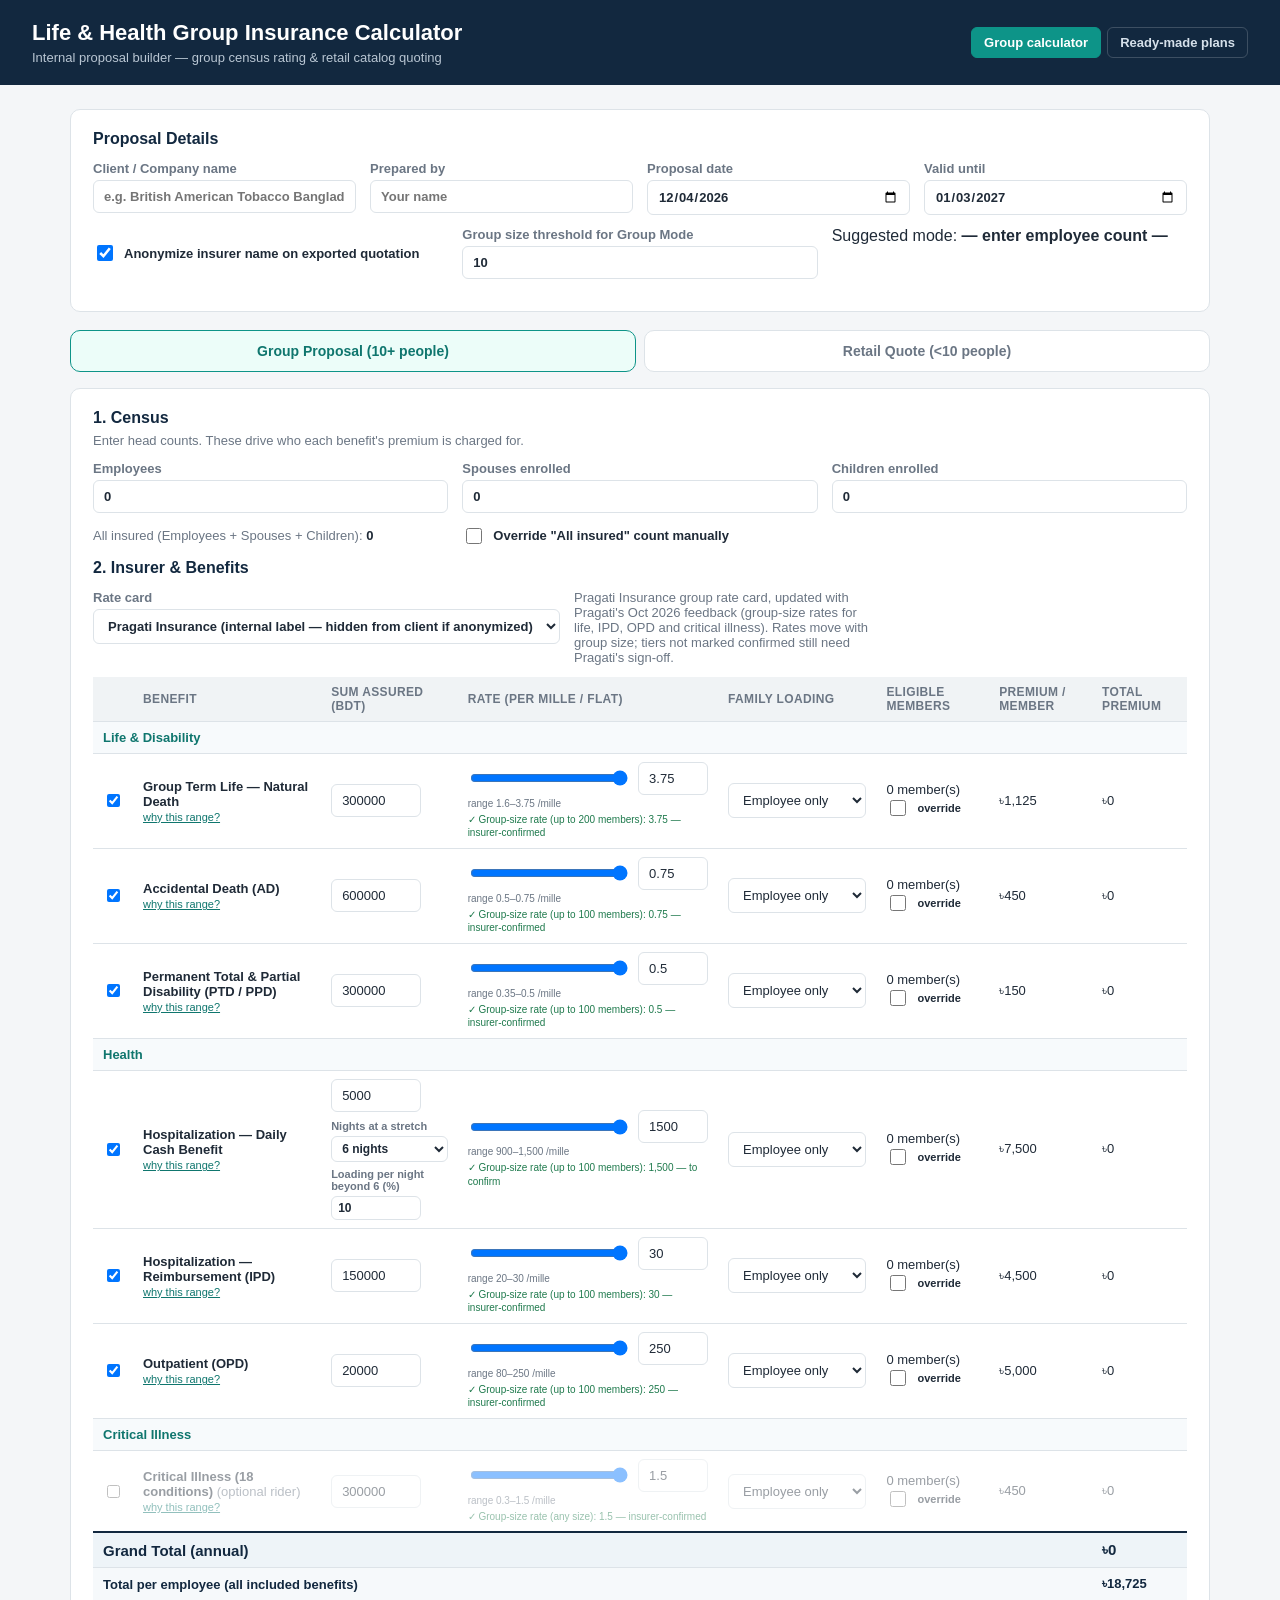
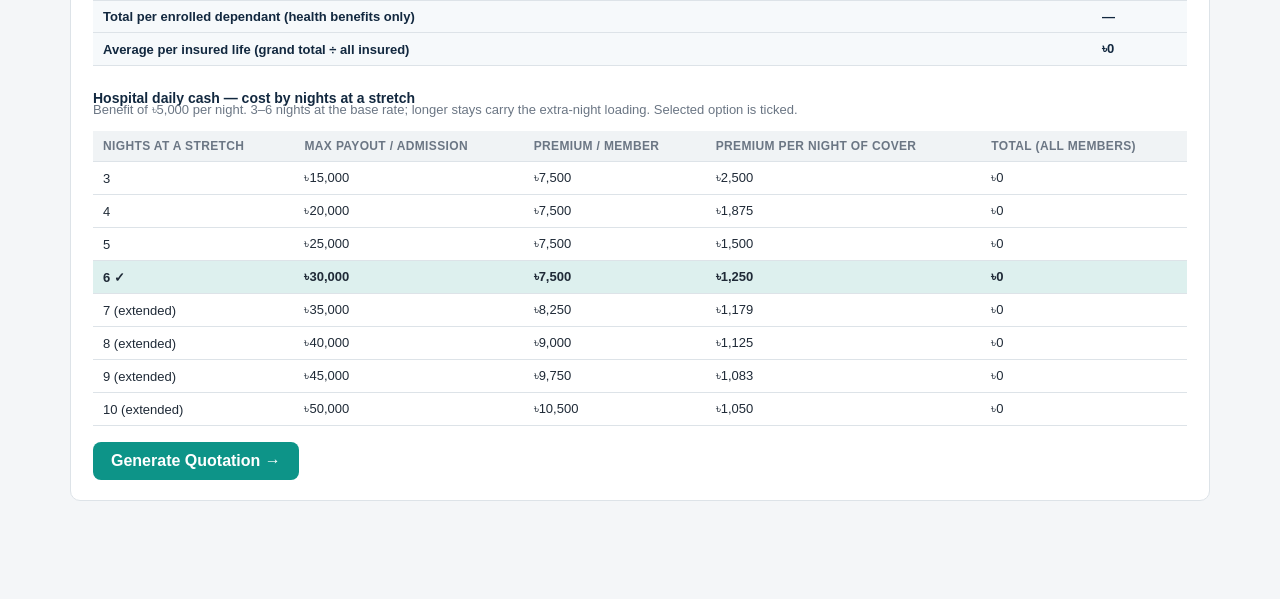
<file: index.html>
<!DOCTYPE html>
<html lang="en">
<head>
<meta charset="UTF-8">
<meta name="viewport" content="width=device-width, initial-scale=1.0">
<title>Life & Health Group Insurance Calculator</title>
<link rel="stylesheet" href="style.css">
</head>
<body>

<header class="app-header no-print">
  <div class="header-row">
    <div class="brand">
      <h1>Life &amp; Health Group Insurance Calculator</h1>
      <p class="tagline">Internal proposal builder — group census rating &amp; retail catalog quoting</p>
    </div>
    <nav class="page-nav">
      <a href="index.html" class="active">Group calculator</a>
      <a href="plans.html">Ready-made plans</a>
    </nav>
  </div>
</header>

<main class="app-shell no-print">

  <section class="panel proposal-meta">
    <h2>Proposal Details</h2>
    <div class="grid grid-4">
      <label>Client / Company name
        <input type="text" id="meta-client" placeholder="e.g. British American Tobacco Bangladesh">
      </label>
      <label>Prepared by
        <input type="text" id="meta-preparedby" placeholder="Your name">
      </label>
      <label>Proposal date
        <input type="date" id="meta-date">
      </label>
      <label>Valid until
        <input type="date" id="meta-validuntil">
      </label>
    </div>
    <div class="grid grid-3">
      <label class="checkbox-row">
        <input type="checkbox" id="meta-anonymize" checked>
        Anonymize insurer name on exported quotation
      </label>
      <label>Group size threshold for Group Mode
        <input type="number" id="meta-threshold" value="10" min="1">
      </label>
      <div class="mode-readout">
        Suggested mode: <strong id="mode-suggestion">—</strong>
      </div>
    </div>
  </section>

  <nav class="mode-tabs">
    <button class="mode-tab active" data-mode="group">Group Proposal (10+ people)</button>
    <button class="mode-tab" data-mode="retail">Retail Quote (&lt;10 people)</button>
  </nav>

  <!-- ============ GROUP MODE ============ -->
  <section id="mode-group" class="mode-panel panel">
    <h2>1. Census</h2>
    <p class="hint">Enter head counts. These drive who each benefit's premium is charged for.</p>
    <div class="grid grid-3">
      <label>Employees
        <input type="number" id="census-employees" min="0" value="0">
      </label>
      <label>Spouses enrolled
        <input type="number" id="census-spouses" min="0" value="0">
      </label>
      <label>Children enrolled
        <input type="number" id="census-children" min="0" value="0">
      </label>
    </div>
    <div class="grid grid-3">
      <div class="readout">All insured (Employees + Spouses + Children): <strong id="census-total-insured">0</strong></div>
      <label class="checkbox-row">
        <input type="checkbox" id="census-override-toggle">
        Override "All insured" count manually
      </label>
      <label id="census-override-wrap" class="hidden">Manual "All insured" override
        <input type="number" id="census-override" min="0" value="0">
      </label>
    </div>

    <h2>2. Insurer &amp; Benefits</h2>
    <div class="grid grid-3">
      <label>Rate card
        <select id="insurer-select"></select>
      </label>
      <div class="readout" id="insurer-note"></div>
    </div>

    <table class="benefits-table">
      <thead>
        <tr>
          <th></th>
          <th>Benefit</th>
          <th>Sum assured (BDT)</th>
          <th>Rate (per mille / flat)</th>
          <th>Family loading</th>
          <th>Eligible members</th>
          <th>Premium / member</th>
          <th>Total premium</th>
        </tr>
      </thead>
      <tbody id="benefits-body"></tbody>
      <tfoot>
        <tr class="grand-total-row">
          <td colspan="7">Grand Total (annual)</td>
          <td id="group-grand-total">৳0</td>
        </tr>
        <tr class="per-person-row">
          <td colspan="7">Total per employee (all included benefits)</td>
          <td id="group-per-employee">৳0</td>
        </tr>
        <tr class="per-person-row">
          <td colspan="7">Total per enrolled dependant (health benefits only)</td>
          <td id="group-per-dependant">—</td>
        </tr>
        <tr class="per-person-row">
          <td colspan="7">Average per insured life (grand total ÷ all insured)</td>
          <td id="group-avg-life">৳0</td>
        </tr>
      </tfoot>
    </table>

    <div id="nights-breakdown" class="nights-breakdown"></div>

    <button class="primary-btn" id="group-generate-btn">Generate Quotation →</button>
  </section>

  <!-- ============ RETAIL MODE ============ -->
  <section id="mode-retail" class="mode-panel panel hidden">
    <h2>1. Team Roster</h2>
    <p class="hint">Add each person. The tool matches live retail plans from the Bimafy catalog by age and desired coverage.</p>
    <table class="roster-table">
      <thead>
        <tr>
          <th>Name / label</th>
          <th>Age</th>
          <th>Insurance for</th>
          <th>Product type</th>
          <th>Min. coverage (BDT)</th>
          <th>Matched plan</th>
          <th>Premium</th>
          <th></th>
        </tr>
      </thead>
      <tbody id="roster-body"></tbody>
    </table>
    <button class="secondary-btn" id="roster-add-btn">+ Add person</button>

    <div class="grid grid-1" style="margin-top:16px;">
      <div class="readout">Grand Total (annual): <strong id="retail-grand-total">৳0</strong></div>
    </div>

    <button class="primary-btn" id="retail-generate-btn">Generate Quotation →</button>
  </section>

</main>

<!-- ============ PRINT / QUOTATION VIEW ============ -->
<section id="quotation-view" class="quotation-view hidden">
  <div class="quotation-toolbar no-print">
    <button id="quotation-back-btn">← Back to editor</button>
    <button id="quotation-print-btn" class="primary-btn">Download / Print PDF</button>
  </div>

  <div class="send-panel no-print">
    <h3>Send this quotation</h3>
    <p class="hint">Fill in the recipient, then send. Save the PDF first (Download / Print PDF) if you want to attach it.</p>
    <div class="send-grid">
      <label>Recipient name
        <input type="text" id="send-name" placeholder="e.g. Ms. Rahman">
      </label>
      <label>Email
        <input type="email" id="send-email" placeholder="name@company.com">
      </label>
      <label>WhatsApp / mobile
        <input type="tel" id="send-phone" placeholder="01XXXXXXXXX">
      </label>
    </div>
    <div class="send-actions">
      <button id="send-email-btn" class="secondary-btn">Email quotation</button>
      <button id="send-wa-btn" class="secondary-btn">Send on WhatsApp</button>
      <button id="send-copy-btn" class="secondary-btn">Copy text</button>
    </div>
    <div id="send-status" class="send-status" role="status"></div>
  </div>

  <div class="quotation-sheet" id="quotation-sheet">
    <!-- filled by app.js -->
  </div>
</section>

<script src="data/group-rate-card.js"></script>
<script src="data/retail-pricing-data.js"></script>
<script src="app.js"></script>
</body>
</html>
</file>
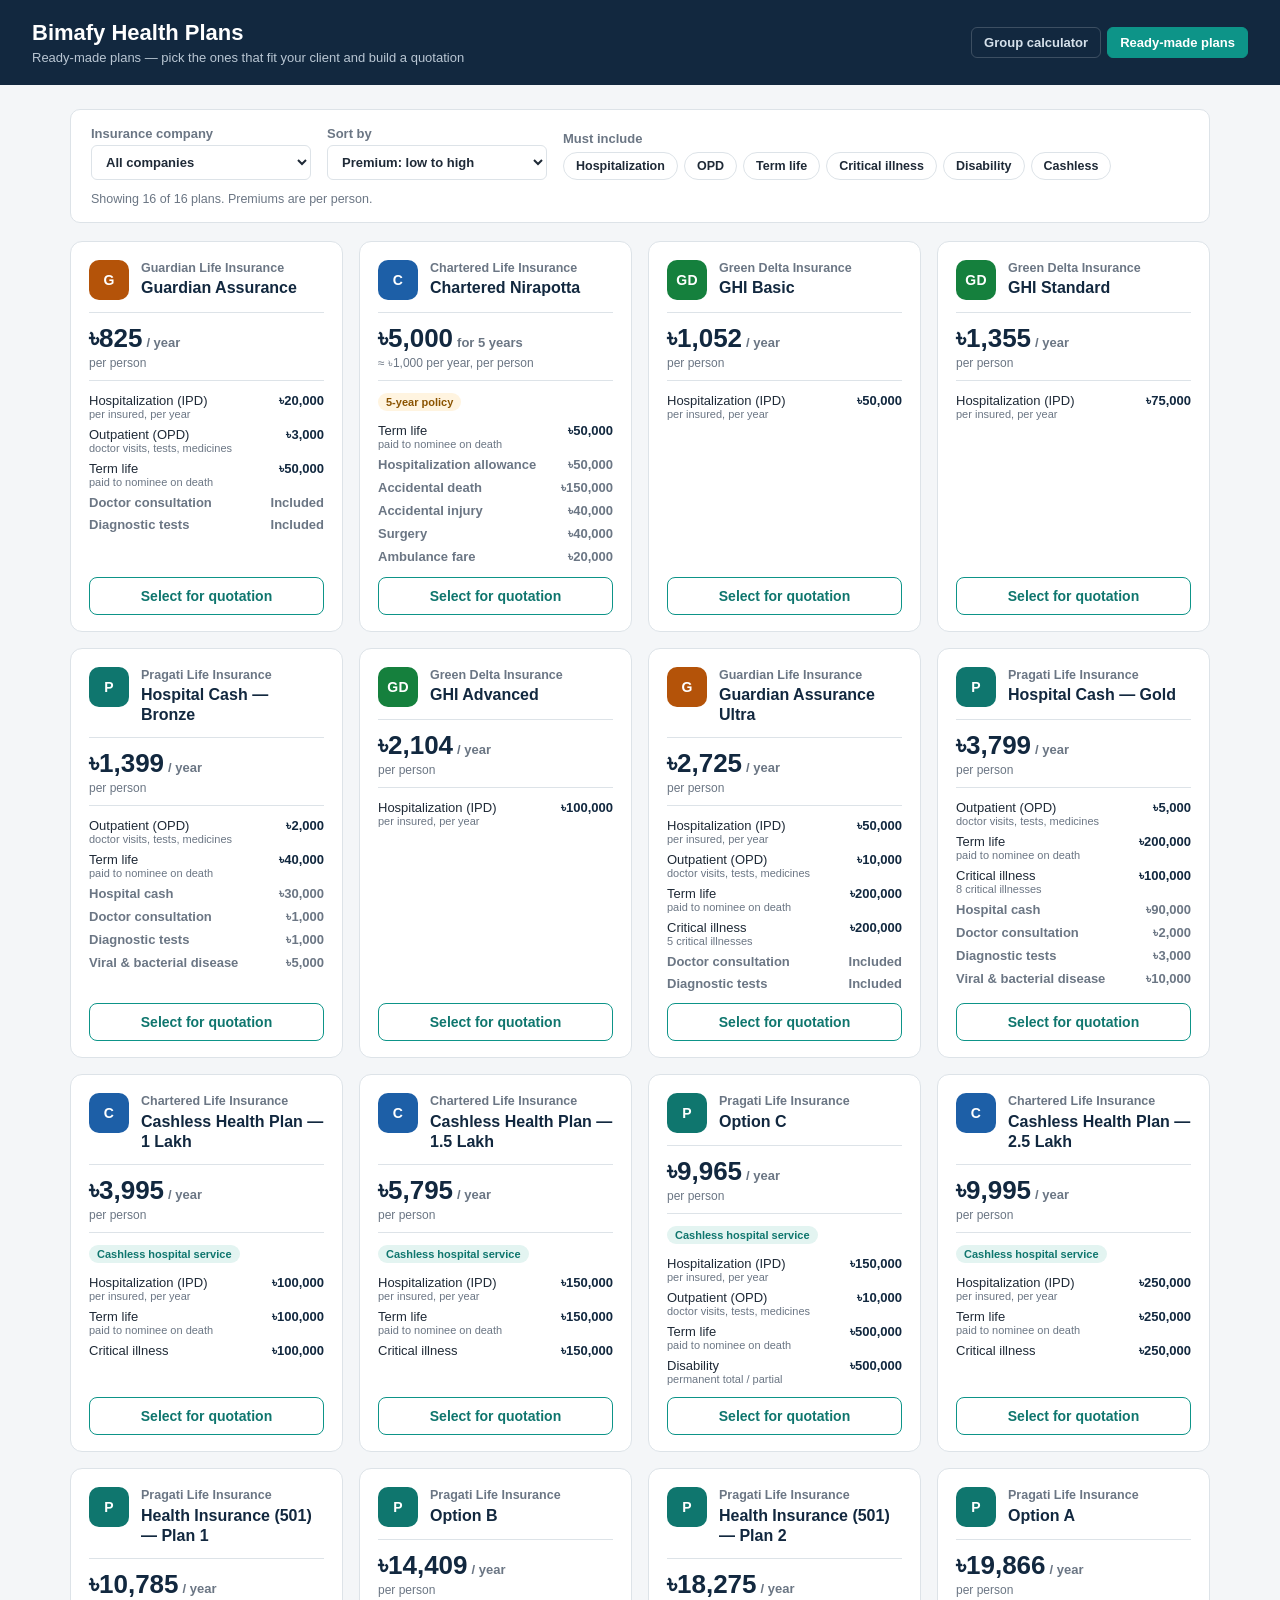
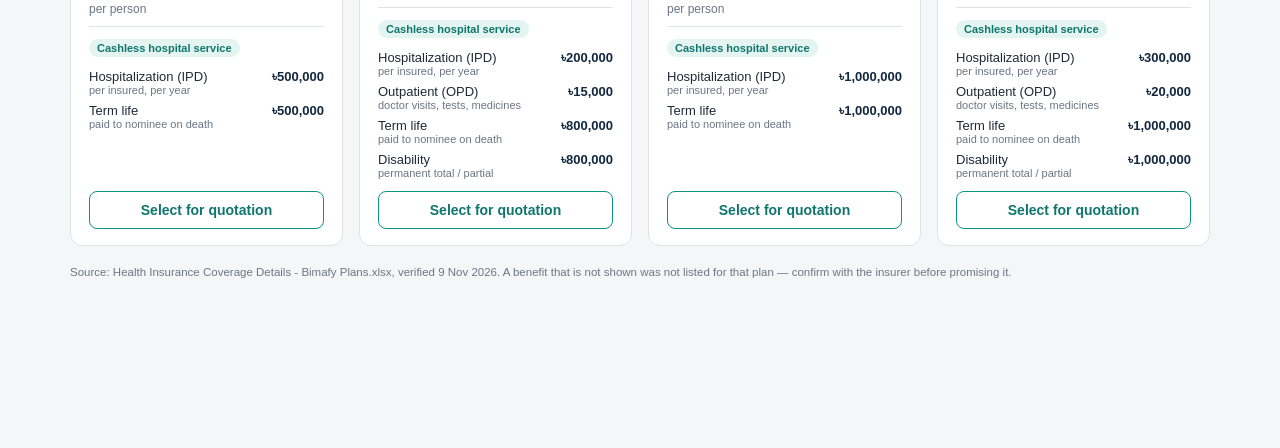
<file: plans.html>
<!DOCTYPE html>
<html lang="en">
<head>
<meta charset="UTF-8">
<meta name="viewport" content="width=device-width, initial-scale=1.0">
<title>Bimafy Health Plans</title>
<link rel="stylesheet" href="style.css">
<link rel="stylesheet" href="plans.css">
</head>
<body>

<header class="app-header no-print">
  <div class="header-row">
    <div class="brand">
      <h1>Bimafy Health Plans</h1>
      <p class="tagline">Ready-made plans — pick the ones that fit your client and build a quotation</p>
    </div>
    <nav class="page-nav">
      <a href="index.html">Group calculator</a>
      <a href="plans.html" class="active">Ready-made plans</a>
    </nav>
  </div>
</header>

<main class="app-shell no-print" id="plans-shell">

  <section class="panel plans-toolbar">
    <div class="toolbar-grid">
      <label>Insurance company
        <select id="filter-company"><option value="">All companies</option></select>
      </label>
      <label>Sort by
        <select id="sort-by">
          <option value="premium-asc">Premium: low to high</option>
          <option value="premium-desc">Premium: high to low</option>
          <option value="ipd-desc">Hospitalization cover: high to low</option>
          <option value="life-desc">Life cover: high to low</option>
        </select>
      </label>
      <div class="must-have">
        <span class="must-have-title">Must include</span>
        <div class="chip-row" id="must-have-chips"></div>
      </div>
    </div>
    <div class="results-line" id="results-line"></div>
  </section>

  <section class="plans-grid" id="plans-grid" aria-live="polite"></section>

  <p class="source-note" id="source-note"></p>
</main>

<!-- Selection tray -->
<div class="select-tray no-print hidden" id="select-tray">
  <div class="tray-inner">
    <div class="tray-text"><strong id="tray-count">0</strong> <span id="tray-label">plans selected</span>
      <button type="button" class="tray-clear" id="tray-clear">Clear</button>
    </div>
    <button type="button" class="primary-btn tray-btn" id="tray-build">Build quotation →</button>
  </div>
</div>

<!-- Quotation details dialog -->
<div class="modal-backdrop no-print hidden" id="quote-modal" role="dialog" aria-modal="true" aria-labelledby="quote-modal-title">
  <div class="modal">
    <h2 id="quote-modal-title">Quotation details</h2>
    <p class="hint" id="quote-modal-summary"></p>
    <div class="modal-grid">
      <label>Client / Company name
        <input type="text" id="q-client" placeholder="e.g. Acme Garments Ltd.">
      </label>
      <label>Prepared by
        <input type="text" id="q-preparedby" placeholder="Your name">
      </label>
      <label>Quotation date
        <input type="date" id="q-date">
      </label>
      <label>Valid until
        <input type="date" id="q-validuntil">
      </label>
      <label>Number of persons to insure
        <input type="number" id="q-persons" min="1" value="1">
      </label>
    </div>
    <div class="modal-actions">
      <button type="button" class="secondary-btn" id="quote-modal-cancel">Cancel</button>
      <button type="button" class="primary-btn" id="quote-modal-go">Generate quotation →</button>
    </div>
  </div>
</div>

<!-- ============ QUOTATION VIEW ============ -->
<section id="quotation-view" class="quotation-view hidden">
  <div class="quotation-toolbar no-print">
    <button id="quotation-back-btn">← Back to plans</button>
    <button id="quotation-print-btn" class="primary-btn">Download / Print PDF</button>
  </div>

  <div class="send-panel no-print">
    <h3>Send this quotation</h3>
    <p class="hint">Fill in the recipient, then send. Save the PDF first (Download / Print PDF) if you want to attach it.</p>
    <div class="send-grid">
      <label>Recipient name
        <input type="text" id="send-name" placeholder="e.g. Ms. Rahman">
      </label>
      <label>Email
        <input type="email" id="send-email" placeholder="name@company.com">
      </label>
      <label>WhatsApp / mobile
        <input type="tel" id="send-phone" placeholder="01XXXXXXXXX">
      </label>
    </div>
    <div class="send-actions">
      <button id="send-email-btn" class="secondary-btn">Email quotation</button>
      <button id="send-wa-btn" class="secondary-btn">Send on WhatsApp</button>
      <button id="send-copy-btn" class="secondary-btn">Copy text</button>
    </div>
    <div id="send-status" class="send-status" role="status"></div>
  </div>

  <div class="quotation-sheet" id="quotation-sheet"></div>
</section>

<script src="data/bimafy-plans.js"></script>
<script src="plans.js"></script>
</body>
</html>
</file>
<file: style.css>
:root {
  --navy: #12283f;
  --teal: #0d9488;
  --teal-dark: #0f766e;
  --bg: #f4f6f8;
  --card: #ffffff;
  --border: #dde3e8;
  --text: #1f2a37;
  --muted: #6b7684;
  --danger: #b3261e;
  --radius: 10px;
}

* { box-sizing: border-box; }

body {
  margin: 0;
  font-family: "Segoe UI", Arial, Helvetica, sans-serif;
  background: var(--bg);
  color: var(--text);
}

.app-header {
  background: var(--navy);
  color: #fff;
  padding: 20px 32px;
}
.app-header h1 { margin: 0 0 4px; font-size: 22px; }
.app-header .tagline { margin: 0; color: #b9c6d3; font-size: 13px; }

.app-shell {
  max-width: 1180px;
  margin: 0 auto;
  padding: 24px 20px 80px;
}

.panel {
  background: var(--card);
  border: 1px solid var(--border);
  border-radius: var(--radius);
  padding: 20px 22px;
  margin-bottom: 18px;
}
.panel h2 { margin-top: 0; font-size: 16px; color: var(--navy); }
.hint { color: var(--muted); font-size: 13px; margin-top: -8px; }

.grid { display: grid; gap: 14px; margin-bottom: 12px; }
.grid-4 { grid-template-columns: repeat(4, 1fr); }
.grid-3 { grid-template-columns: repeat(3, 1fr); }
.grid-1 { grid-template-columns: 1fr; }
@media (max-width: 900px) {
  .grid-4, .grid-3 { grid-template-columns: 1fr 1fr; }
}

label {
  display: flex;
  flex-direction: column;
  gap: 4px;
  font-size: 13px;
  color: var(--muted);
  font-weight: 600;
}
input[type="text"], input[type="number"], input[type="date"], select {
  font: inherit;
  padding: 8px 10px;
  border: 1px solid var(--border);
  border-radius: 6px;
  color: var(--text);
  background: #fff;
}
.checkbox-row {
  flex-direction: row;
  align-items: center;
  gap: 8px;
  font-weight: 600;
  color: var(--text);
}
.checkbox-row input { width: 16px; height: 16px; }

.readout { font-size: 13px; color: var(--muted); align-self: center; }
.readout strong { color: var(--text); }

.hidden { display: none !important; }

.mode-tabs { display: flex; gap: 8px; margin-bottom: 16px; }
.mode-tab {
  flex: 1;
  padding: 12px;
  border: 1px solid var(--border);
  background: #fff;
  border-radius: var(--radius);
  cursor: pointer;
  font-weight: 700;
  color: var(--muted);
  font-size: 14px;
}
.mode-tab.active { border-color: var(--teal); color: var(--teal-dark); background: #ecfdf9; }

table { width: 100%; border-collapse: collapse; font-size: 13px; margin-top: 8px; }
th, td { padding: 8px 10px; border-bottom: 1px solid var(--border); vertical-align: middle; text-align: left; }
th { background: #f0f3f5; color: var(--muted); font-size: 12px; text-transform: uppercase; letter-spacing: 0.03em; }
tbody tr:hover { background: #fafcfd; }

.benefits-table input[type="number"] { width: 90px; }
.benefits-table select { width: 100%; }
.rate-cell { display: flex; align-items: center; gap: 8px; }
.rate-cell input[type="range"] { flex: 1; min-width: 90px; }
.rate-cell input[type="number"] { width: 70px; }
.benefit-label-cell { display: flex; flex-direction: column; gap: 2px; }
.benefit-label-cell .note-toggle {
  font-size: 11px; color: var(--teal-dark); cursor: pointer; text-decoration: underline; width: fit-content;
}
.benefit-note {
  font-size: 11px; color: var(--muted); max-width: 260px; background: #f7fafc;
  border: 1px dashed var(--border); border-radius: 6px; padding: 6px 8px; margin-top: 4px;
}

.category-row-cell { background: #f7fafc; font-weight: 700; color: var(--teal-dark); }

.grand-total-row td { font-weight: 800; font-size: 15px; color: var(--navy); border-top: 2px solid var(--navy); background: #eef4f8; }

.primary-btn, .secondary-btn {
  font: inherit;
  font-weight: 700;
  padding: 10px 18px;
  border-radius: 8px;
  cursor: pointer;
  margin-top: 16px;
}
.primary-btn { background: var(--teal); color: #fff; border: none; }
.primary-btn:hover { background: var(--teal-dark); }
.secondary-btn { background: #fff; border: 1px solid var(--border); color: var(--text); }
.secondary-btn:hover { border-color: var(--teal); color: var(--teal-dark); }

.roster-table input, .roster-table select { width: 100%; }
.remove-row-btn { background: none; border: none; color: var(--danger); cursor: pointer; font-size: 16px; }

/* ================= Quotation / print view ================= */
.quotation-view { background: #6b7684; min-height: 100vh; padding: 24px 0 60px; }
.quotation-toolbar {
  max-width: 800px; margin: 0 auto 16px; display: flex; justify-content: space-between;
}
.quotation-toolbar button { padding: 8px 16px; border-radius: 6px; cursor: pointer; font-weight: 700; }
#quotation-back-btn { background: #fff; border: 1px solid var(--border); }

.quotation-sheet {
  max-width: 800px;
  margin: 0 auto;
  background: #fff;
  padding: 40px 48px;
  box-shadow: 0 4px 24px rgba(0,0,0,0.25);
  color: #1a1a1a;
}
.quotation-sheet h1 { font-size: 20px; margin: 0 0 2px; color: var(--navy); }
.quotation-sheet .q-subtitle { color: var(--muted); font-size: 12px; margin-bottom: 18px; }
.quotation-sheet table { font-size: 12px; }
.quotation-sheet th { background: #eef4f8; color: var(--navy); }
.quotation-meta-grid { display: grid; grid-template-columns: 1fr 1fr; gap: 4px 20px; font-size: 12px; margin-bottom: 18px; }
.quotation-meta-grid div span { color: var(--muted); }
.q-section-title { font-size: 13px; font-weight: 800; color: var(--navy); margin: 22px 0 6px; text-transform: uppercase; letter-spacing: 0.04em; }
.q-grand-total { font-size: 15px; font-weight: 800; color: var(--navy); text-align: right; margin-top: 10px; border-top: 2px solid var(--navy); padding-top: 8px; }
.q-terms { font-size: 10.5px; color: var(--muted); margin-top: 28px; line-height: 1.6; }
.q-footer { font-size: 10.5px; color: var(--muted); margin-top: 24px; border-top: 1px solid var(--border); padding-top: 10px; }

@media print {
  .no-print, .app-header, .app-shell { display: none !important; }
  body { background: #fff; }
  .quotation-view { background: #fff; padding: 0; }
  .quotation-sheet { box-shadow: none; padding: 0; max-width: none; }
}

/* ---- nights-at-a-stretch controls and breakdown ---- */
.nights-controls { display: flex; flex-direction: column; gap: 6px; margin-top: 8px; }
.nights-controls label { font-size: 11px; }
.nights-controls input, .nights-controls select { width: 100%; padding: 4px 6px; font-size: 12px; }
.nights-breakdown h3 { font-size: 14px; color: var(--navy); margin: 24px 0 4px; }
.nights-table { min-width: 0; }
.nights-table .selected-night td { font-weight: 700; background: color-mix(in srgb, var(--teal) 14%, #fff); }

/* ---- quotation: coverage details ---- */
.q-details-title { margin-top: 28px; }
.q-detail { margin: 10px 0 14px; break-inside: avoid; }
.q-detail-title { font-weight: 700; font-size: 12.5px; color: #12283f; }
.q-detail ul { margin: 4px 0 6px; padding-left: 18px; font-size: 12px; line-height: 1.55; }
.q-detail table { margin-top: 4px; }
.quotation-sheet .nights-table .selected-night td { background: #e3f4f1; }

/* ---- send panel ---- */
.send-panel {
  max-width: 800px; margin: 0 auto 16px; padding: 16px 20px;
  background: var(--card); border: 1px solid var(--border); border-radius: var(--radius);
}
.send-panel h3 { margin: 0 0 4px; font-size: 14px; color: var(--navy); }
.send-grid { display: grid; grid-template-columns: repeat(3, 1fr); gap: 12px; margin-top: 8px; }
@media (max-width: 700px) { .send-grid { grid-template-columns: 1fr; } }
.send-actions { display: flex; gap: 10px; flex-wrap: wrap; }
.send-actions .secondary-btn { margin-top: 12px; }
.send-status { font-size: 12px; color: var(--teal-dark); margin-top: 8px; min-height: 16px; }
input[type="email"], input[type="tel"] {
  font: inherit; padding: 8px 10px; border: 1px solid var(--border); border-radius: 6px; color: var(--text); background: var(--card);
}

/* Per-person totals, group-size rate hints, AD clarification */
.per-person-row td { font-weight: 600; font-size: 13px; color: var(--navy); background: #f6f9fb; }
.tier-hint { font-size: 10px; margin-top: 3px; line-height: 1.35; }
.tier-hint .tier-auto { color: #1f7a4d; }
.tier-hint .tier-manual { color: #9a5b00; }
.tier-hint .tier-reset { color: #1d5fa7; text-decoration: underline; cursor: pointer; }
.q-per-person { text-align: right; font-size: 13px; color: var(--navy); margin-top: 4px; line-height: 1.6; }
.q-per-person strong { font-weight: 800; }
.q-row-note { display: block; font-size: 11px; color: #5a6675; font-style: italic; margin-top: 2px; }

/* Header navigation between the calculator and the ready-made plans page */
.header-row { display: flex; justify-content: space-between; align-items: center; gap: 16px; flex-wrap: wrap; }
.page-nav { display: flex; gap: 6px; }
.page-nav a {
  color: #d5e0ea; text-decoration: none; font-size: 13px; font-weight: 700;
  padding: 7px 12px; border-radius: 6px; border: 1px solid rgba(255,255,255,0.18);
}
.page-nav a:hover { background: rgba(255,255,255,0.08); color: #fff; }
.page-nav a.active { background: var(--teal); border-color: var(--teal); color: #fff; }
</file>
<file: plans.css>
/* ================= Ready-made plans page ================= */
.plans-toolbar { padding: 16px 20px; }
.toolbar-grid { display: grid; grid-template-columns: 220px 220px 1fr; gap: 16px; align-items: end; }
@media (max-width: 900px) { .toolbar-grid { grid-template-columns: 1fr 1fr; } .must-have { grid-column: 1 / -1; } }
@media (max-width: 560px) { .toolbar-grid { grid-template-columns: 1fr; } }
.must-have-title { display: block; font-size: 13px; color: var(--muted); font-weight: 600; margin-bottom: 6px; }
.chip-row { display: flex; flex-wrap: wrap; gap: 6px; }
.chip {
  font: inherit; font-size: 12.5px; font-weight: 600; padding: 6px 12px; border-radius: 999px;
  border: 1px solid var(--border); background: #fff; color: var(--text); cursor: pointer;
}
.chip:hover { border-color: var(--teal); }
.chip[aria-pressed="true"] { background: #ecfdf9; border-color: var(--teal); color: var(--teal-dark); }
.results-line { font-size: 12.5px; color: var(--muted); margin-top: 12px; }

.plans-grid {
  display: grid; grid-template-columns: repeat(auto-fill, minmax(270px, 1fr)); gap: 16px;
  padding-bottom: 90px;
}
.plan-card {
  background: var(--card); border: 1.5px solid var(--border); border-radius: 12px;
  padding: 18px 18px 16px; display: flex; flex-direction: column; gap: 12px;
  transition: border-color .15s, box-shadow .15s;
}
.plan-card:hover { box-shadow: 0 4px 16px rgba(18, 40, 63, 0.08); }
.plan-card.selected { border-color: var(--teal); box-shadow: 0 0 0 3px rgba(13, 148, 136, 0.15); }

.plan-head { display: flex; gap: 12px; align-items: flex-start; }
.company-mark {
  flex: none; width: 40px; height: 40px; border-radius: 10px; display: grid; place-items: center;
  font-weight: 800; font-size: 14px; color: #fff; letter-spacing: 0.02em;
}
.plan-company { font-size: 12.5px; font-weight: 700; color: var(--muted); line-height: 1.3; }
.plan-name { font-size: 16px; font-weight: 800; color: var(--navy); line-height: 1.25; margin-top: 2px; }

.plan-price { border-top: 1px solid var(--border); border-bottom: 1px solid var(--border); padding: 10px 0; }
.plan-price .amount { font-size: 26px; font-weight: 800; color: var(--navy); font-variant-numeric: tabular-nums; }
.plan-price .period { font-size: 13px; color: var(--muted); font-weight: 600; margin-left: 4px; }
.plan-price .per-year { font-size: 12px; color: var(--muted); margin-top: 2px; }

.badges { display: flex; flex-wrap: wrap; gap: 6px; }
.badge { font-size: 11px; font-weight: 700; padding: 3px 8px; border-radius: 999px; }
.badge-cashless { background: #e3f4f1; color: var(--teal-dark); }
.badge-term { background: #fff4e0; color: #8a5300; }

.highlights { list-style: none; margin: 0; padding: 0; display: flex; flex-direction: column; gap: 7px; flex: 1; }
.highlights li { display: flex; justify-content: space-between; gap: 10px; font-size: 13px; }
.highlights .h-label { color: var(--text); }
.highlights .h-label small { display: block; color: var(--muted); font-size: 11px; }
.highlights .h-value { font-weight: 700; color: var(--navy); white-space: nowrap; font-variant-numeric: tabular-nums; }
.highlights li.h-extra .h-label, .highlights li.h-extra .h-value { color: var(--muted); font-weight: 600; }

.select-btn {
  font: inherit; font-weight: 700; font-size: 14px; padding: 10px; border-radius: 8px; cursor: pointer;
  border: 1.5px solid var(--teal); background: #fff; color: var(--teal-dark); width: 100%;
}
.select-btn:hover { background: #ecfdf9; }
.plan-card.selected .select-btn { background: var(--teal); color: #fff; }

.empty-state { grid-column: 1 / -1; text-align: center; color: var(--muted); padding: 40px 0; }
.source-note { font-size: 11.5px; color: var(--muted); margin: -70px 0 0; padding-bottom: 90px; }

/* selection tray */
.select-tray {
  position: fixed; left: 0; right: 0; bottom: 0; z-index: 20;
  background: var(--navy); color: #fff; box-shadow: 0 -4px 20px rgba(0,0,0,0.2);
}
.tray-inner {
  max-width: 1180px; margin: 0 auto; padding: 12px 20px; display: flex; align-items: center;
  justify-content: space-between; gap: 12px;
}
.tray-text { font-size: 14px; }
.tray-clear {
  font: inherit; font-size: 12.5px; background: none; border: none; color: #b9c6d3;
  text-decoration: underline; cursor: pointer; margin-left: 10px;
}
.tray-btn { margin-top: 0; }

/* modal */
.modal-backdrop {
  position: fixed; inset: 0; z-index: 30; background: rgba(18, 40, 63, 0.55);
  display: grid; place-items: center; padding: 16px;
}
.modal {
  background: #fff; border-radius: 12px; padding: 22px 24px; width: 100%; max-width: 560px;
  max-height: calc(100vh - 32px); overflow: auto;
}
.modal h2 { margin: 0 0 4px; font-size: 18px; color: var(--navy); }
.modal .hint { margin-top: 0; }
.modal-grid { display: grid; grid-template-columns: 1fr 1fr; gap: 12px; margin-top: 12px; }
.modal-grid label:first-child { grid-column: 1 / -1; }
@media (max-width: 520px) { .modal-grid { grid-template-columns: 1fr; } }
.modal-actions { display: flex; justify-content: flex-end; gap: 10px; }

/* quotation: plan comparison */
.cmp-wrap { overflow-x: auto; }
.cmp-table th, .cmp-table td { text-align: center; vertical-align: top; }
.cmp-table th:first-child, .cmp-table td:first-child { text-align: left; color: var(--muted); font-weight: 600; white-space: nowrap; }
.cmp-table thead th { text-transform: none; letter-spacing: 0; font-size: 12px; }
.cmp-table thead th .cmp-company { display: block; font-weight: 600; color: var(--muted); font-size: 10.5px; }
.cmp-table thead th .cmp-plan { display: block; font-weight: 800; color: var(--navy); }
.cmp-table tr.cmp-premium td { font-weight: 800; color: var(--navy); font-size: 13px; }
.cmp-table tr.cmp-total td { font-weight: 800; color: var(--navy); background: #eef4f8; border-top: 2px solid var(--navy); }
.cmp-table.cmp-many { font-size: 10.5px; }
.q-plan-boxes { display: grid; grid-template-columns: 1fr 1fr; gap: 10px; margin-top: 8px; }
.q-plan-box { border: 1px solid var(--border); border-radius: 8px; padding: 10px 12px; break-inside: avoid; }
.q-plan-box .q-detail-title { margin-bottom: 2px; }
.q-plan-box .q-plan-price { font-size: 12px; color: var(--navy); font-weight: 700; margin-bottom: 4px; }
.q-plan-box ul { margin: 4px 0 0; padding-left: 16px; font-size: 11.5px; line-height: 1.5; }
@media (max-width: 640px) { .q-plan-boxes { grid-template-columns: 1fr; } }

@media print {
  .select-tray, .modal-backdrop { display: none !important; }
  .cmp-wrap { overflow: visible; }
}
</file>
